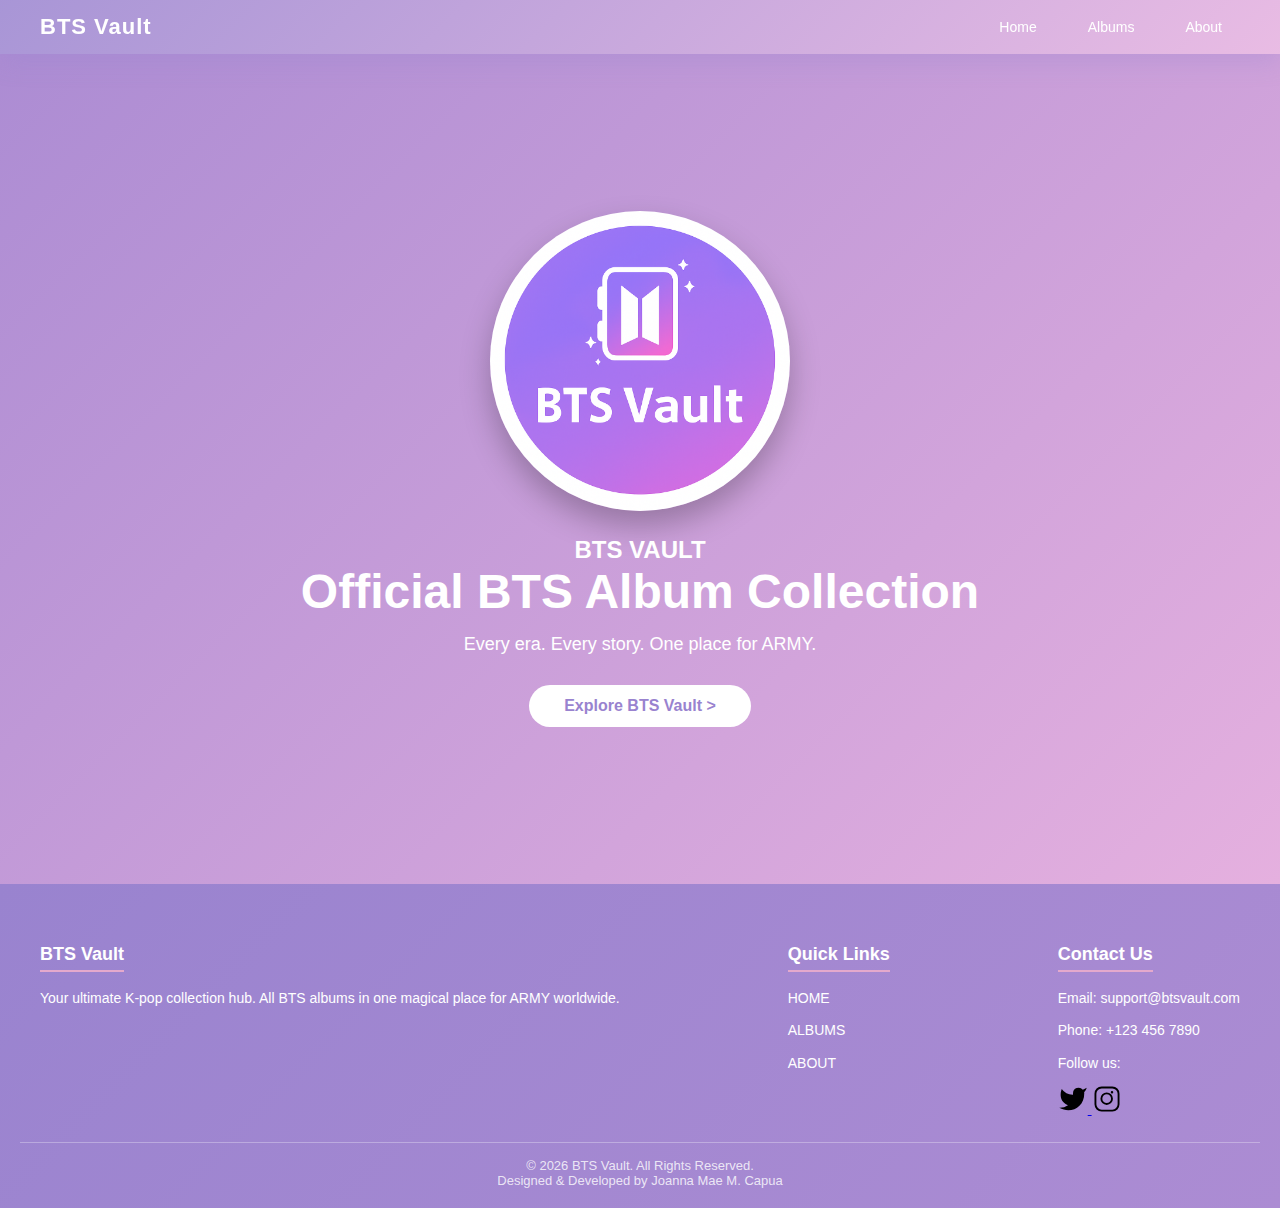
<file: bts_vault/index.html>
<!DOCTYPE html>
<html lang="en">
<head>
    <meta charset="UTF-8">
    <title>BTS Album Collection</title>
    <link rel="stylesheet" href="style.css">
</head>
<body>

<!-- NAVBAR -->
<nav class="navbar">
    <a href="index.html" class="logo">BTS Vault</a>
    <ul class="nav-links">
        <li><a href="home.html">Home</a></li>
        <li><a href="albums.html">Albums</a></li>
        <li><a href="about.html">About</a></li>
    </ul>
</nav>

<!-- HERO SECTION -->
<section class="hero">

    <!-- HERO LOGO -->
    <div class="hero-logo">
        <img src="photos/btsvaultlogo.png" alt="BTS Vault Logo">
    </div>

    <h2>BTS VAULT</h2>
    <h1>Official BTS Album Collection</h1>
    <p>Every era. Every story. One place for ARMY.</p>
    <a href="home.html" class="btn">Explore BTS Vault ></a>
</section>


<!-- FOOTER SECTION -->
<footer class="footer">
    <div class="footer-content">
        <div class="footer-section about">
            <h3>BTS Vault</h3>
            <p>
                Your ultimate K-pop collection hub.
                All BTS albums in one magical place for ARMY worldwide.
            </p>
        </div>

        <div class="footer-section links">
            <h3>Quick Links</h3>
            <ul>
                <li><a href="index.html">HOME</a></li>
                <li><a href="albums.html">ALBUMS</a></li>
                <li><a href="about.html">ABOUT</a></li>
            </ul>
        </div>

        <div class="footer-section contact">
            <h3>Contact Us</h3>
            <p>Email: support@btsvault.com</p>
            <p>Phone: +123 456 7890</p>
            <p>
                Follow us:
            <div class="social-links">
  <a href="https://twitter.com" target="_blank">
    <svg width="30" height="30" viewBox="0 0 24 24" fill="black">
      <path d="M23 3a10.9 10.9 0 01-3.14 1.53 4.48 4.48 0 00-7.86 3v1A10.66 10.66 0 013 4s-4 9 5 13a11.64 11.64 0 01-7 2c9 5 20 0 20-11.5a4.5 4.5 0 00-.08-.83A7.72 7.72 0 0023 3z"/>
    </svg>
  </a>
  <a href="https://instagram.com" target="_blank">
    <svg width="30" height="30" viewBox="0 0 24 24" fill="black">
      <path d="M7.75 2h8.5A5.75 5.75 0 0122 7.75v8.5A5.75 5.75 0 0116.25 22h-8.5A5.75 5.75 0 012 16.25v-8.5A5.75 5.75 0 017.75 2zm0 1.5A4.25 4.25 0 003.5 7.75v8.5A4.25 4.25 0 007.75 20.5h8.5a4.25 4.25 0 004.25-4.25v-8.5A4.25 4.25 0 0016.25 3.5h-8.5zm8.25 2a1 1 0 110 2 1 1 0 010-2zm-4.25 1.25a5 5 0 110 10 5 5 0 010-10zm0 1.5a3.5 3.5 0 100 7 3.5 3.5 0 000-7z"/>
    </svg>
  </a>
</div>
        </div>
    </div>

    <div class="footer-bottom">
        &copy; 2026 BTS Vault. All Rights Reserved.<br>
        Designed & Developed by Joanna Mae M. Capua
    </div>
</footer>

</body>
</html>
</file>
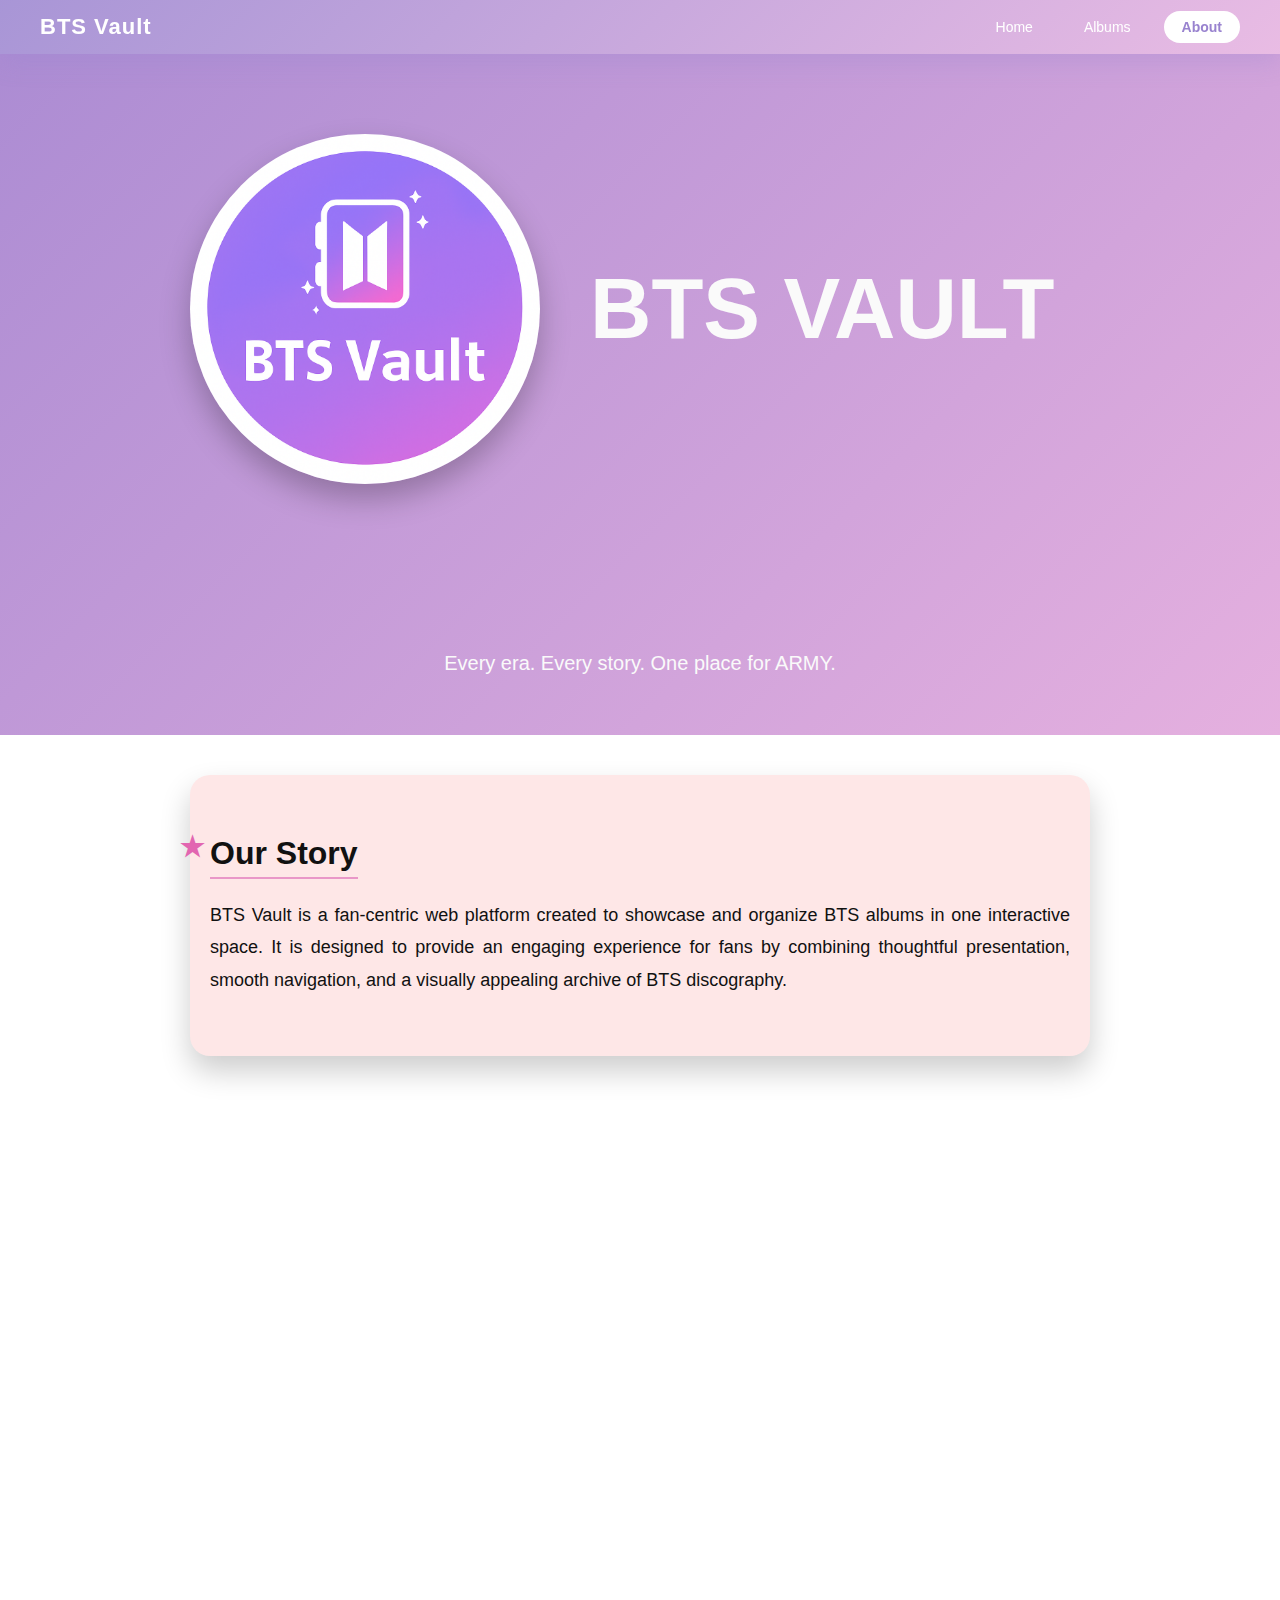
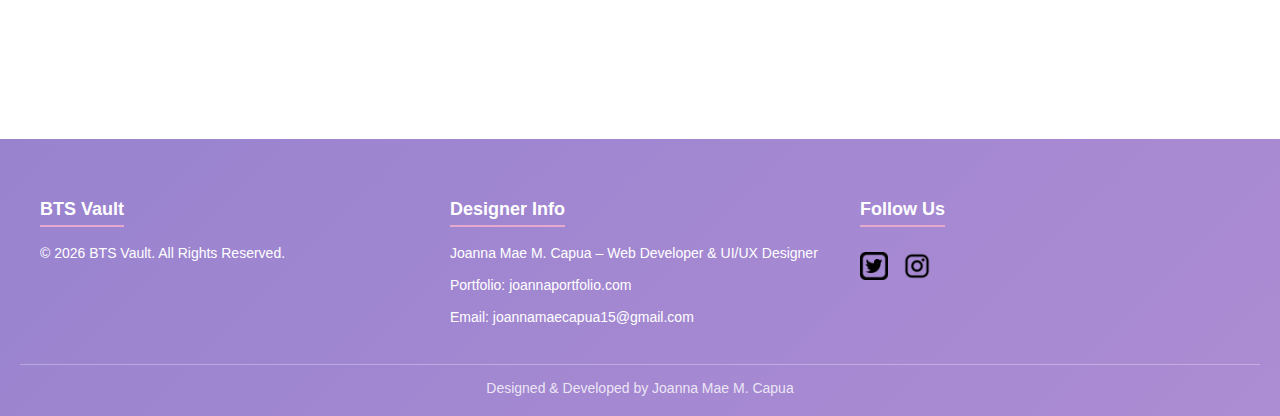
<file: bts_vault/about.html>
<!DOCTYPE html>
<html lang="en">
<head>
  <meta charset="UTF-8">
  <title>About BTS Vault</title>
  <link rel="stylesheet" href="style.css">
  <style>
    /* ======================
       HERO SECTION
    ====================== */
    .about-hero {
      background: linear-gradient(135deg, #AC8CD3, #E5B0DF);
      padding: 80px 20px 60px 20px;
      color: #fafafa;
    }

    .about-hero-container {
      display: flex;
      justify-content: flex-start; /* logo left, title right */
      align-items: center;
      max-width: 900px;
      margin: 0 auto;
      gap: 50px; /* reduced space between logo and title */
      flex-wrap: wrap;
    }

    .about-hero-container img {
      width: 350px; /* slightly smaller logo */
      height: 350px;
      border-radius: 50%;
      box-shadow: 0 15px 30px rgba(0,0,0,0.25);
      animation: bounce-roll 4s ease-in-out infinite;
    }

    .about-hero-container h1 {
      font-size: 85px;
      font-weight: 700;
      margin: 0;
    }

    .about-hero-subtext {
      text-align: center;
      margin-top: 10px;
      font-size: 20px;
    }

    @keyframes bounce-roll {
      0% { transform: translateY(-50px) rotate(0deg); opacity: 0; }
      15% { transform: translateY(10px) rotate(0deg); opacity: 1; }
      25% { transform: translateY(0) rotate(0deg); }
      65% { transform: translateY(0) rotate(0deg); }
      75% { transform: translateY(0) rotate(360deg); }
      90% { transform: translateY(0) rotate(360deg); }
      100% { transform: translateY(-50px) rotate(360deg); opacity: 0; }
    }

    /* ======================
       ABOUT CARDS
    ====================== */
    .about-section {
      padding: 60px 20px;
      max-width: 900px;
      margin: 40px auto;
      background: rgba(246, 17, 17, 0.1);
      border-radius: 20px;
      box-shadow: 0 15px 30px rgba(0,0,0,0.2);
      color: #111111;
      opacity: 0;
      transform: translateY(50px);
      transition: opacity 1s ease, transform 1s ease;
    }

    .about-section.visible {
      opacity: 1;
      transform: translateY(0);
    }

    .about-section h2 {
      font-size: 32px;
      margin-bottom: 20px;
      border-bottom: 2px solid #e997c8;
      display: inline-block;
      padding-bottom: 5px;
      position: relative;
    }

    .about-section h2::before {
      content: "★";
      position: absolute;
      left: -30px;
      color: #e266b1;
      font-size: 28px;
      top: -5px;
    }

    .about-section p {
      font-size: 18px;
      line-height: 1.8;
      text-align: justify;
    }

    /* ======================
       FOOTER
    ====================== */
    .footer {
    background: linear-gradient(135deg, var(--purple-dark), var(--lavender));
    color: var(--white);
    padding: 60px 20px 20px;
    font-family: 'Segoe UI', sans-serif;
}

.footer-content {
    display: flex;
    flex-wrap: wrap;
    justify-content: space-between;
    max-width: 1200px;
    margin: auto;
    gap: 30px;
}

.footer-section {
    flex: 1 1 250px;
}

.footer-section h3 {
    font-size: 18px;
    margin-bottom: 15px;
    border-bottom: 2px solid var(--pink-light);
    display: inline-block;
    padding-bottom: 5px;
    color: var(--white);
}

.footer-section p {
    margin-bottom: 10px;
    line-height: 1.6;
    color: var(--white);
}

.footer-section a {
    color: var(--white);
    text-decoration: none;
    transition: 0.3s;
}

.footer-section a:hover {
    color: var(--pink-light);
}

.social-links {
    display: flex;
    gap: 15px;
    margin-top: 10px;
}

.social-links a img {
    width: 28px;
    height: 28px;
    transition: transform 0.3s, filter 0.3s;
}

.social-links a img:hover {
    transform: scale(1.2);
    filter: brightness(1.2);
}

.footer-bottom {
    text-align: center;
    margin-top: 25px;
    border-top: 1px solid rgba(255,255,255,0.3);
    padding-top: 15px;
    font-size: 14px;
    color: rgba(255,255,255,0.8);
}

/* Responsive Footer */
@media screen and (max-width: 768px) {
    .footer-content {
        flex-direction: column;
        gap: 20px;
    }
    .social-links {
        justify-content: center;
    }
}


    /* RESPONSIVE */
    @media screen and (max-width: 768px) {
      .about-hero-container {
        flex-direction: column;
        text-align: center;
        gap: 20px; /* smaller gap on mobile */
      }
      .about-hero-container img {
        width: 180px;
        height: 180px;
      }
      .about-hero-container h1 {
        font-size: 48px;
      }
      .about-section {
        padding: 40px 15px;
      }
    }
  </style>
</head>
<body>

<!-- NAVBAR -->
<nav class="navbar">
  <a href="index.html" class="logo">BTS Vault</a>
  <ul class="nav-links">
    <li><a href="home.html">Home</a></li>
    <li><a href="albums.html">Albums</a></li>
    <li><a class="active" href="about.html">About</a></li>
  </ul>
</nav>

<!-- HERO -->
<section class="about-hero">
  <div class="about-hero-container">
    <img src="photos/btsvaultlogo.png" alt="BTS Vault Logo">
    <h1>BTS VAULT</h1><br><br><br>
  </div>
  <br><br><br><p class="about-hero-subtext">Every era. Every story. One place for ARMY.</p>
</section>

<!-- OUR STORY -->
<section class="about-section">
  <h2>Our Story</h2>
  <p>
    BTS Vault is a fan‑centric web platform created to showcase and organize BTS albums in one interactive space.
    It is designed to provide an engaging experience for fans by combining thoughtful presentation, smooth navigation,
    and a visually appealing archive of BTS discography.
  </p>
</section>

<!-- OUR MISSION -->
<section class="about-section">
  <h2>Our Mission</h2>
  <p>
    To bring ARMY worldwide closer to BTS’s music by building a digital hub that celebrates every album,
    every era, and every story in one place.
  </p>
</section>

<!-- ABOUT THE DESIGNER -->
<section class="about-section">
  <h2>About the Designer</h2>
  <p>
    BTS Vault was designed and developed by <strong>Joanna Mae M. Capua</strong>,
    a college student currently pursuing a degree in Information Technology.
    Passionate about web design and K‑pop, she created this project to blend
    technical skills with fandom creativity, offering ARMY a unique digital space
    to explore BTS’s discography.
  </p>
</section>

<!-- FOOTER -->
<footer class="footer">
  <div class="footer-content">
    <div class="footer-section">
      <h3>BTS Vault</h3>
      <p>&copy; 2026 BTS Vault. All Rights Reserved.</p>
    </div>

    <div class="footer-section">
      <h3>Designer Info</h3>
      <p>Joanna Mae M. Capua – Web Developer & UI/UX Designer</p>
      <p>Portfolio: <a href="https://yourportfolio.com" target="_blank">joannaportfolio.com</a></p>
      <p>Email: <a href="mailto:joannamaecapua15@gmail.com">joannamaecapua15@gmail.com</a></p>
    </div>

    <div class="footer-section">
      <h3>Follow Us</h3>
     <div class="social-links">
  <a href="#https://twitter.com"><img src="photos/twitter.png" alt="Twitter"></a>
  <a href="#https://instagram.com"><img src="photos/instagram.png" alt="Instagram"></a>
</div>

    </div>
  </div>
  <div class="footer-bottom">
    <p>Designed & Developed by Joanna Mae M. Capua</p>
  </div>
</footer>



<script>
  // ===============================
  // FADE-IN ANIMATION ON SCROLL
  // ===============================
  const sections = document.querySelectorAll('.about-section');
  const observer = new IntersectionObserver((entries) => {
    entries.forEach(entry => {
      if(entry.isIntersecting) {
        entry.target.classList.add('visible');
      }
    });
  }, { threshold: 0.2 });

  sections.forEach(section => observer.observe(section));
</script>

</body>
</html>
</file>
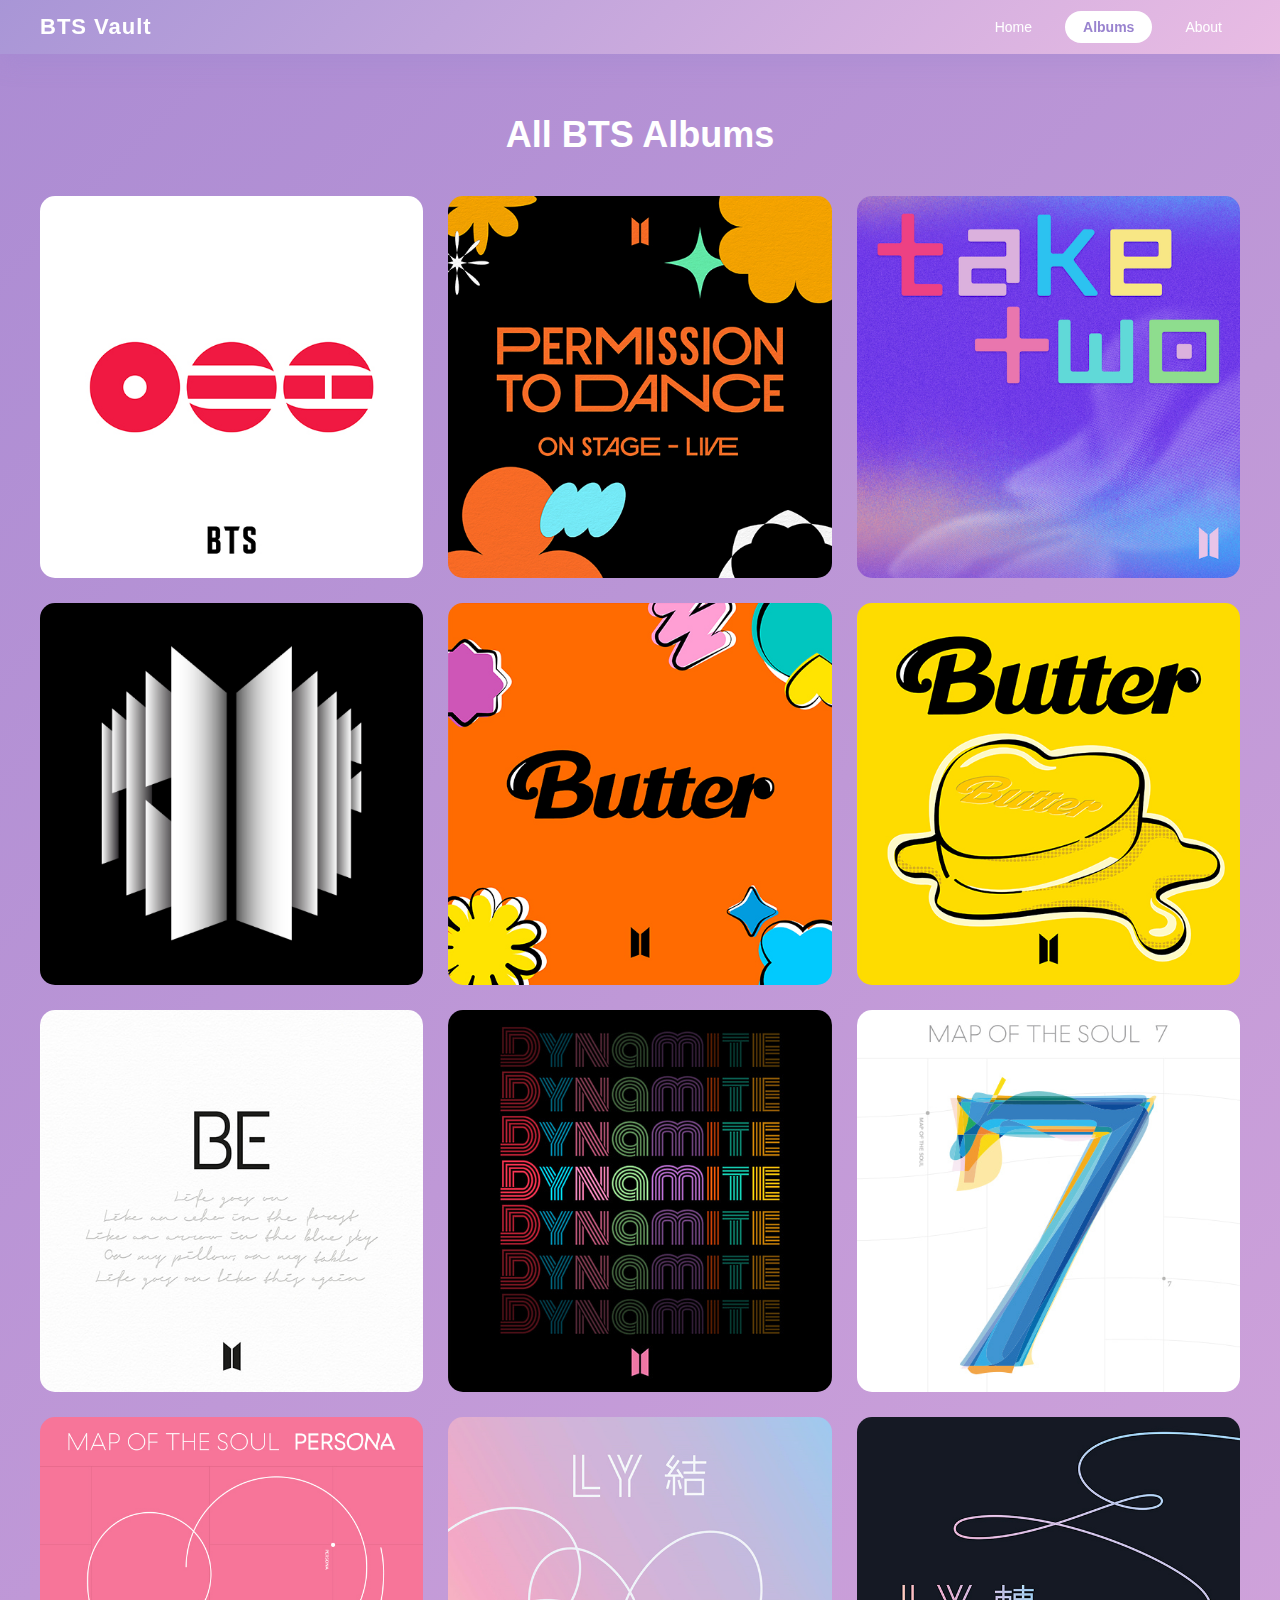
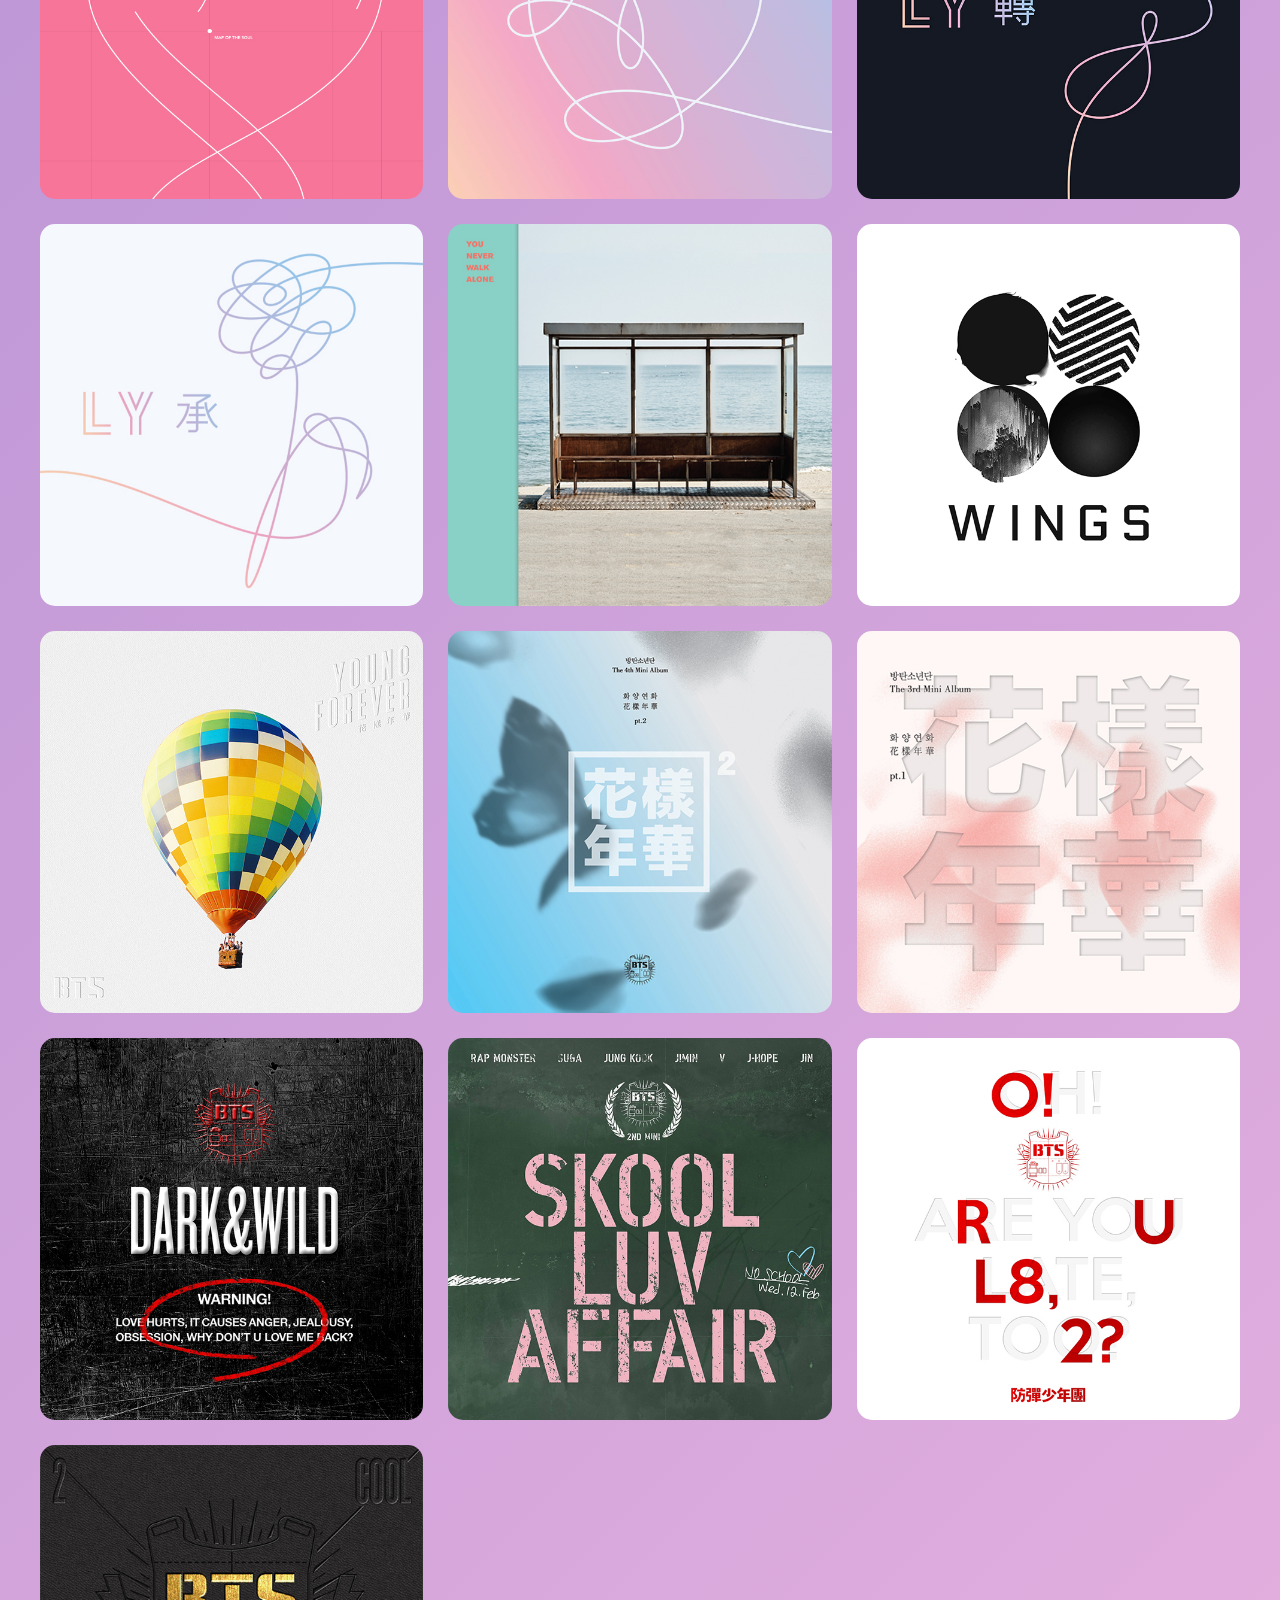
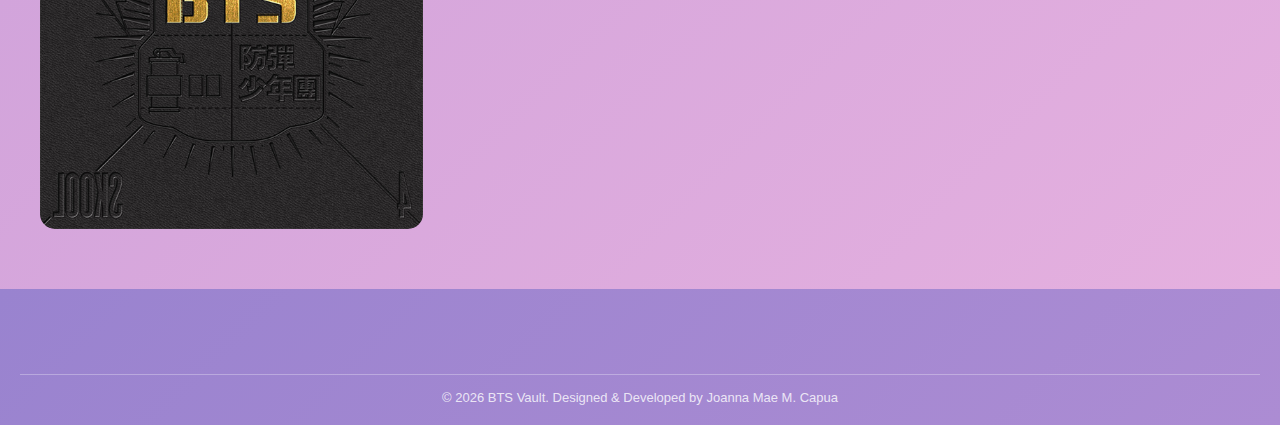
<file: bts_vault/albums.html>
<!DOCTYPE html>
<html lang="en">
<head>
    <meta charset="UTF-8">
    <title>BTS Albums Collection</title>
    <link rel="stylesheet" href="style.css">
</head>
<body>

<!-- NAVBAR -->
<nav class="navbar">
    <a href="index.html" class="logo">BTS Vault</a>
    <ul class="nav-links">
        <li><a href="home.html">Home</a></li>
        <li><a class="active" href="albums.html">Albums</a></li>
        <li><a href="about.html">About</a></li>
    </ul>
</nav>

<!-- ALBUMS GRID -->
<section class="albums-section">
    <h2>All BTS Albums</h2>

    <div class="albums-grid">

        <div class="album-card">
            <img src="photos/album1.jpg" alt="ARIRANG">
            <div class="overlay">
                <h4>ARIRANG</h4>
                <p>Recent album</p>
            </div>
        </div>

        <div class="album-card">
            <img src="photos/album2.jpg" alt="PERMISSION TO DANCE STAGE – LIVE">
            <div class="overlay">
                <h4>PERMISSION TO DANCE STAGE – LIVE</h4>
            </div>
        </div>

        <div class="album-card">
            <img src="photos/album3.png" alt="TAKE TWO">
            <div class="overlay">
                <h4>TAKE TWO</h4>
            </div>
        </div>

        <div class="album-card">
            <img src="photos/album4.png" alt="PROOF">
            <div class="overlay">
                <h4>PROOF</h4>
            </div>
        </div>

        <div class="album-card">
            <img src="photos/album5.jpg" alt="BUTTER">
            <div class="overlay">
                <h4>BUTTER</h4>
            </div>
        </div>

        <div class="album-card">
            <img src="photos/album6.jpg" alt="BUTTER">
            <div class="overlay">
                <h4>BUTTER</h4>
                <p>Digital Single</p>
            </div>
        </div>

        <div class="album-card">
            <img src="photos/album7.jpg" alt="BE">
            <div class="overlay">
                <h4>BE</h4>
            </div>
        </div>

        <div class="album-card">
            <img src="photos/album8.jpg" alt="DYNAMITE">
            <div class="overlay">
                <h4>DYNAMITE</h4>
                <p>Digital Single</p>
            </div>
        </div>

        <div class="album-card">
            <img src="photos/album9.jpg" alt="MAP OF THE SOUL: 7">
            <div class="overlay">
                <h4>MAP OF THE SOUL: 7</h4>
                <p>4th full-length album</p>
            </div>
        </div>

        <div class="album-card">
            <img src="photos/album10.jpg" alt="MAP OF THE SOUL: PERSONA">
            <div class="overlay">
                <h4>MAP OF THE SOUL: PERSONA</h4>
                <p>6th mini album</p>
            </div>
        </div>

        <div class="album-card">
            <img src="photos/album11.jpg" alt="LOVE YOURSELF: ANSWER">
            <div class="overlay">
                <h4>LOVE YOURSELF: ANSWER</h4>
                <p>Repackage album</p>
            </div>
        </div>

        <div class="album-card">
            <img src="photos/album12.jpg" alt="LOVE YOURSELF: TEAR">
            <div class="overlay">
                <h4>LOVE YOURSELF: TEAR</h4>
                <p>3rd full-length album</p>
            </div>
        </div>

        <div class="album-card">
            <img src="photos/album13.jpg" alt="LOVE YOURSELF: HER">
            <div class="overlay">
                <h4>LOVE YOURSELF: HER</h4>
                <p>5th mini album</p>
            </div>
        </div>

        <div class="album-card">
            <img src="photos/album14.jpg" alt="YOU NEVER WALK ALONE">
            <div class="overlay">
                <h4>YOU NEVER WALK ALONE</h4>
                <p>2nd special album</p>
            </div>
        </div>

        <div class="album-card">
            <img src="photos/album15.jpg" alt="WINGS">
            <div class="overlay">
                <h4>WINGS</h4>
                <p>2nd full-length album</p>
            </div>
        </div>

        <div class="album-card">
            <img src="photos/album16.jpg" alt="THE MOST BEAUTIFUL MOMENT IN LIFE: YOUNG FOREVER">
            <div class="overlay">
                <h4>THE MOST BEAUTIFUL MOMENT IN LIFE: YOUNG FOREVER</h4>
                <p>1st special album</p>
            </div>
        </div>

        <div class="album-card">
            <img src="photos/album17.jpg" alt="THE MOST BEAUTIFUL MOMENT IN LIFE PT. 2">
            <div class="overlay">
                <h4>THE MOST BEAUTIFUL MOMENT IN LIFE PT. 2</h4>
                <p>4th mini album</p>
            </div>
        </div>

        <div class="album-card">
            <img src="photos/album18.jpg" alt="THE MOST BEAUTIFUL MOMENT IN LIFE PT. 1">
            <div class="overlay">
                <h4>THE MOST BEAUTIFUL MOMENT IN LIFE PT. 1</h4>
                <p>3rd mini album</p>
            </div>
        </div>

        <div class="album-card">
            <img src="photos/album19.jpg" alt="DARK & WILD">
            <div class="overlay">
                <h4>DARK & WILD</h4>
                <p>1st full-length album</p>
            </div>
        </div>

        <div class="album-card">
            <img src="photos/album20.jpg" alt="SKOOL LUV AFFAIR">
            <div class="overlay">
                <h4>SKOOL LUV AFFAIR</h4>
                <p>2nd mini album</p>
            </div>
        </div>

        <div class="album-card">
            <img src="photos/album21.jpg" alt="O!RUL8,2?">
            <div class="overlay">
                <h4>O!RUL8,2?</h4>
                <p>1st mini album</p>
            </div>
        </div>

        <div class="album-card">
            <img src="photos/album22.jpg" alt="2 COOL 4 SKOOL">
            <div class="overlay">
                <h4>2 COOL 4 SKOOL</h4>
                <p>1st single album</p>
            </div>
        </div>

    </div>
</section>

<!-- FOOTER (unchanged) -->
<footer class="footer">
    <div class="footer-bottom">
        &copy; 2026 BTS Vault. Designed & Developed by Joanna Mae M. Capua
    </div>
</footer>

</body>
</html>
</file>
<file: bts_vault/style.css>
:root {
    --purple-dark: #9983CF;
    --purple: #B194D7;
    --lavender: #AC8CD3;
    --light-lavender: #CEA7E0;
    --pink-soft: #E5B0DF;
    --pink-light: #E4A9CC;
    --white: #ffffff;
}

* {
    margin: 0;
    padding: 0;
    box-sizing: border-box;
    font-family: 'Segoe UI', sans-serif;
}

/* NAVBAR */
.navbar {
    position: sticky;
    top: 0;
    z-index: 1000;
    background: linear-gradient(135deg, rgba(153,131,207,0.85), rgba(229,176,223,0.85));
    backdrop-filter: blur(10px);
    padding: 14px 40px;
    display: flex;
    justify-content: space-between;
    align-items: center;
    box-shadow: 0 8px 25px rgba(153,131,207,0.3);
}
.logo { color: var(--white); font-size: 22px; font-weight: 700; letter-spacing: 1px; }
.nav-links { list-style: none; display: flex; gap: 15px; }
.nav-links a { color: var(--white); text-decoration: none; font-size: 14px; font-weight: 500; padding: 8px 18px; border-radius: 25px; transition: all 0.3s ease; }
.nav-links a:hover { background: rgba(255,255,255,0.25); transform: translateY(-1px); }
.nav-links a.active { background: var(--white); color: var(--purple-dark); font-weight: 600; }
a.logo {
    color: var(--white);
    font-size: 22px;
    font-weight: 700;
    letter-spacing: 1px;
    text-decoration: none; /* removes underline */
}

/* HERO */
.hero {
    height: calc(100vh - 70px);
    background: linear-gradient(135deg, var(--lavender), var(--pink-soft));
    color: var(--white);
    display: flex;
    flex-direction: column;
    justify-content: center;
    align-items: center;
    text-align: center;
    padding: 20px;
    position: relative;
    overflow: visible; /* Make wave fully visible */
}
.hero h1 { font-size: 48px; margin-bottom: 15px; }
.hero p { font-size: 18px; margin-bottom: 30px; }
.btn { background: var(--white); color: var(--purple-dark); padding: 12px 35px; border-radius: 30px; font-weight: bold; text-decoration: none; transition: 0.3s; }
.btn:hover { background: var(--pink-light); color: var(--white); }

/* WAVE DIVIDER */
.wave-divider { width: 100%; overflow: hidden; line-height: 0; }
.wave-divider svg { display: block; width: 100%; height: 150px; }
.wave-divider path { fill: var(--purple-dark); }

/* FOOTER */
.footer {
    background: linear-gradient(135deg, var(--purple-dark), var(--lavender));
    color: var(--white);
    padding: 60px 20px 20px;
    position: relative;
    font-size: 14px;
}
.footer-content { display: flex; flex-wrap: wrap; justify-content: space-between; gap: 30px; max-width: 1200px; margin: auto; }
.footer-section h3 { font-size: 18px; margin-bottom: 15px; color: var(--white); border-bottom: 2px solid var(--pink-light); display: inline-block; padding-bottom: 5px; }
.footer-section p, .footer-section li { margin-bottom: 10px; line-height: 1.6; }
.footer-section ul { list-style: none; padding-left: 0; }
.footer-section ul li a { color: var(--white); text-decoration: none; transition: 0.3s; }
.footer-section ul li a:hover { color: var(--pink-light); }
.footer-bottom { text-align: center; margin-top: 25px; border-top: 1px solid rgba(255,255,255,0.3); padding-top: 15px; font-size: 13px; color: rgba(255,255,255,0.8); }

/* RESPONSIVE FOOTER */
@media screen and (max-width: 768px) { .footer-content { flex-direction: column; gap: 20px; } }



/* SLIDER SECTIONS */
.slider-section {
    padding: 60px 20px;
    background: linear-gradient(135deg, var(--lavender), var(--pink-soft));
    text-align: center;
    color: var(--white);
}
.slider-section h2 {
    font-size: 32px;
    margin-bottom: 30px;
    position: relative;
}
.slider {
    display: flex;
    overflow-x: auto;
    scroll-behavior: smooth;
    gap: 20px;
    padding-bottom: 10px;
}
.slide {
    flex: 0 0 auto;
    width: 250px;
    border-radius: 15px;
    overflow: hidden;
    background: rgba(255,255,255,0.1);
    transition: transform 0.3s ease, box-shadow 0.3s ease;
}
.slide img {
    width: 100%;
    display: block;
}
.slide p {
    margin: 10px 0;
    font-weight: 600;
}
/* Hover animation */
.slide:hover {
    transform: scale(1.05);
    box-shadow: 0 10px 20px rgba(153, 131, 207, 0.6);
}
/* Hide scrollbar */
.slider::-webkit-scrollbar {
    display: none;
}
/* Responsive */
@media screen and (max-width: 768px) {
    .slide { width: 200px; }
}
@media screen and (max-width: 480px) {
    .slide { width: 150px; }
}

/* AUTO SLIDER (Meet BTS photos only) */
.autoplay-slider .slide {
    flex: 0 0 200px;
    border-radius: 15px;
    overflow: hidden;
    background: rgba(255,255,255,0.1);
}
.autoplay-slider .slide img {
    width: 100%;
    height: auto;
    display: block;
    border-radius: 15px;
    object-fit: cover;
}
/* Remove text styles */
.autoplay-slider .slide h4,
.autoplay-slider .slide p {
    display: none;
}
/* Container for big photo + slider */
.meet-bts-container {
    display: flex;
    gap: 20px;
    align-items: center;
    justify-content: center;
    flex-wrap: wrap; /* stacks on smaller screens */
}
.tour-banner {
  text-align: center;
  margin: 40px 0;
}

.tour-banner img {
  width: 100%;        /* fills container */
  max-width: 600px;   /* limit on desktop */
  height: auto;       /* keeps aspect ratio */
  border-radius: 12px;
  box-shadow: 0 4px 12px rgba(0,0,0,0.2);
}

@media (max-width: 480px) {
  .tour-banner img {
    max-width: 100%;  /* full width on very small screens */
    border-radius: 8px; /* softer corners for small devices */
  }
}

/* ALBUM SLIDER (manual drag) */
.album-slider .slide {
    flex: 0 0 250px;
    margin: 0 10px;
}
.album-slider .slide p {
    margin: 10px 0;
    font-weight: 600;
}
        /* Albums Grid */
        .albums-section {
            padding: 60px 20px;
            background: linear-gradient(135deg, var(--lavender), var(--pink-soft));
            color: var(--white);
            text-align: center;
        }
        .albums-section h2 {
            font-size: 36px;
            margin-bottom: 40px;
            position: relative;
        }
        .albums-grid {
            display: grid;
            grid-template-columns: repeat(3, 1fr); /* 3 per row */
            gap: 25px;
            max-width: 1200px;
            margin: auto;
        }

        /* Album Card with hover overlay */
        .album-card {
            position: relative;
            overflow: hidden;
            border-radius: 15px;
            cursor: pointer;
            transition: transform 0.3s ease, box-shadow 0.3s ease;
        }
        .album-card img {
            width: 100%;
            display: block;
            transition: transform 0.3s ease;
        }
        .album-card:hover img {
            transform: scale(1.1);
        }
        /* Overlay text */
        .album-card .overlay {
            position: absolute;
            top: 0;
            left: 0;
            width: 100%;
            height: 100%;
            background: rgba(0,0,0,0.5);
            color: #fff;
            display: flex;
            flex-direction: column;
            justify-content: center;
            align-items: center;
            opacity: 0;
            transition: opacity 0.3s ease;
            text-align: center;
            padding: 15px;
        }
        .album-card:hover .overlay {
            opacity: 1;
        }
        .overlay h4 {
            margin: 0 0 5px 0;
            font-size: 16px;
            font-weight: 600;
        }
        .overlay p {
            margin: 0;
            font-size: 14px;
        }

        /* Responsive */
        @media screen and (max-width: 992px) {
            .albums-grid {
                grid-template-columns: repeat(2, 1fr);
            }
        }
        @media screen and (max-width: 600px) {
            .albums-grid {
                grid-template-columns: 1fr;
            }
        }
        /* ALBUM AUTO CAROUSEL */
.album-slider {
    display: flex;
    gap: 20px;
    overflow-x: scroll;
    scroll-snap-type: x mandatory;
    padding: 20px 0;
}

.album-slider .slide {
    flex: 0 0 250px;
    scroll-snap-align: center;
    transition: transform 0.4s ease, opacity 0.4s ease;
    opacity: 0.6;
}

/* CENTER ACTIVE ALBUM */
.album-slider .slide.active {
    transform: scale(1.15);
    opacity: 1;
}

/* Responsive sizes */
@media (max-width: 768px) {
    .album-slider .slide {
        flex: 0 0 180px;
    }
}
 

/* HERO LOGO – bounce + roll + stop + repeat */
.hero-logo {
    display: flex;
    justify-content: center;
    align-items: center;
    margin-bottom: 25px;
}

.hero-logo img {
    width: 300px;
    height: 300px;
    border-radius: 50%;
    box-shadow: 0 15px 30px rgba(0,0,0,0.25);
    animation: bounce-roll 4s ease-in-out infinite;
}
.social-links img {
    width: 30px;  /* or 25px, adjust as needed */
    height: 30px;
    object-fit: contain;
    transition: transform 0.3s ease;
}

.social-links img:hover {
    transform: scale(1.2);
}


@keyframes bounce-roll {

    /* Drop from top */
    0% {
        transform: translateY(-300px) rotate(0deg) scale(0.8);
        opacity: 0;
    }

    /* Bounce landing */
    15% {
        transform: translateY(20px) rotate(0deg) scale(1.05);
        opacity: 1;
    }

    /* Small rebound */
    20% {
        transform: translateY(-10px) rotate(0deg) scale(0.98);
    }

    /* Fully landed */
    25% {
        transform: translateY(0) rotate(0deg) scale(1);
    }

    /* ⏸️ LONG PAUSE (LOGO DOES NOTHING) */
    65% {
        transform: translateY(0) rotate(0deg) scale(1);
    }

    /* Roll once */
    75% {
        transform: translateY(0) rotate(360deg) scale(1);
    }

    /* ⏸️ REST AFTER ROLL */
    90% {
        transform: translateY(0) rotate(360deg) scale(1);
    }

    /* Reset offscreen */
    100% {
        transform: translateY(-300px) rotate(360deg) scale(0.8);
        opacity: 0;
    }
}
</file>
